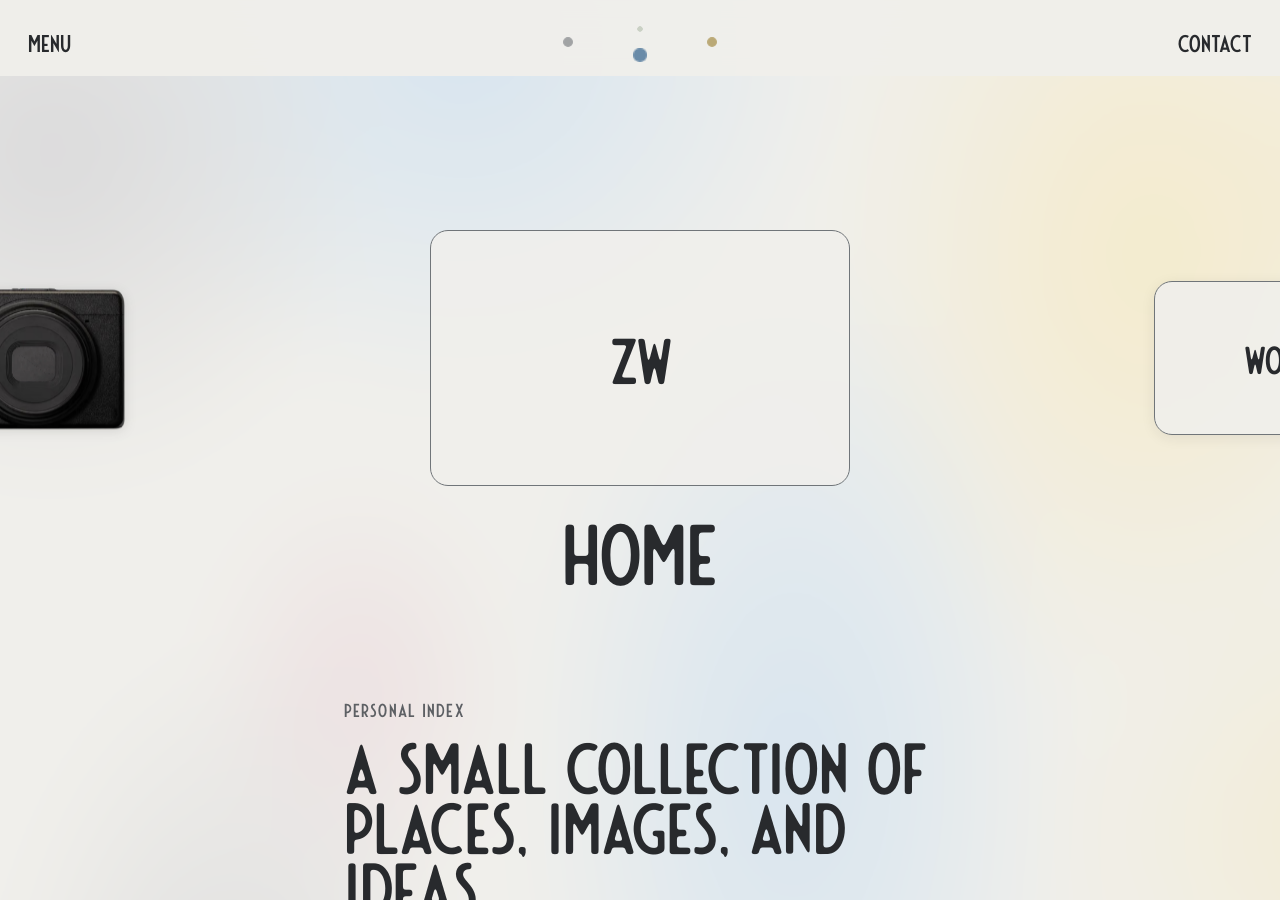
<file: index.html>
<!doctype html>
<html lang="en">
<head>
  <meta charset="utf-8">
  <meta name="viewport" content="width=device-width, initial-scale=1">
  <meta name="theme-color" content="#f0efeb">
  <meta name="description" content="wizark's Portfolio — photography, ideas, and work explored through a moving canvas.">
  <title>wizark's Portfolio</title>
  <link rel="stylesheet" href="./styles.css?v=143">
  <script src="./app.js?v=143" defer></script>
  <script src="./nav.js?v=143" defer></script>
</head>
<body>
<main id="camera-portfolio">

<noscript><div class="noscript-fallback">This site normally opens as an interactive camera canvas that needs JavaScript. <a href="./photography/index.html">Browse the Photography section →</a></div></noscript>

<div class="viewport">
 <header class="site-nav canvas-nav" aria-label="Site navigation"><button class="menu-toggle" type="button" aria-expanded="false" aria-controls="page-map">Menu</button><button class="nav-title canvas-dots" type="button" aria-label="Collapse page and show navigation"><i class="dot-photos"></i><i class="dot-home"></i><i class="dot-work"></i><i class="dot-notes"></i></button><button class="contact-toggle" type="button" aria-expanded="false" aria-controls="contact-panel">Contact</button></header>
 <div class="canvas-dock" aria-hidden="true"></div>
 <div class="canvas-wallpaper" aria-hidden="true"></div>
 <div class="canvas-watermark" aria-hidden="true"><div class="canvas-watermark-list"><span></span><i></i><span></span><i></i><span></span><i></i><span></span></div></div>
 <button class="camera" type="button" aria-label="Open Camera Canvas" disabled><picture><source type="image/avif" srcset="./assets/camera/camera-front-480.avif 480w, ./assets/camera/camera-front-960.avif 960w" sizes="(max-width:380px) 380px, 420px"><img class="body" src="./assets/camera/camera-front-960.jpeg" srcset="./assets/camera/camera-front-480.jpeg 480w, ./assets/camera/camera-front-960.jpeg 960w" sizes="(max-width:380px) 380px, 420px" width="2048" height="1250" alt="Black compact camera" fetchpriority="high" decoding="async"></picture><canvas class="cover" width="346" height="284" aria-hidden="true"></canvas></button>
 <button class="home-logo" type="button" aria-label="Home Canvas" aria-pressed="false" title="Home Canvas"><span class="home-mark" aria-hidden="true">ZW</span></button>
 <button class="work-logo" type="button" aria-label="Open Work Canvas" disabled>Work</button>
 <button class="notes-logo" type="button" aria-label="Open Notes Canvas" disabled>Notes</button>
 <button class="entry" type="button" aria-label="Open Photography Canvas" disabled>Photography</button>
 <button class="work-entry" type="button" aria-label="Open Work Canvas" disabled>Work</button>
 <button class="notes-entry" type="button" aria-label="Open Notes Canvas" disabled>Notes</button>
 <button class="home-entry" type="button" aria-label="Home" disabled>Home</button>
 <div class="track">
  <section class="page home" aria-label="Home Canvas">
  <header class="site-nav home-nav section-nav"><span>wizark's Portfolio</span><span class="nav-title">Home</span><span class="nav-side" aria-hidden="true"></span></header>
   <div class="home-content" aria-label="Home page preview">
    <p class="canvas-kicker">PERSONAL INDEX</p>
    <h1>A small collection of places, images, and ideas.</h1>
    <p class="home-intro">A temporary preview of the Home canvas and its scrolling behavior.</p>
    <div class="home-sections" aria-label="Sample Home sections">
     <section class="home-section"><span class="home-section-number">01</span><div><h2>About me</h2><p>A brief introduction and notes on the work, and how to get in touch.</p><span class="home-section-meta">Intro · Bio · Contact</span></div></section>
     <section class="home-section"><span class="home-section-number">02</span><div><h2>Selected notes</h2><p>Research fragments and ideas worth returning to over time.</p><span class="home-section-meta">Notes · Reading · Links</span></div></section>
     <section class="home-section"><span class="home-section-number">03</span><div><h2>Things happening</h2><p>A rotating space for current experiments and unfinished ideas.</p><span class="home-section-meta">Now · Fragments · Updates</span></div></section>
     <section class="home-section"><span class="home-section-number">04</span><div><h2>More</h2><p>Placeholder for whatever comes next — collaborations, links, and loose ends.</p><span class="home-section-meta">Links · Contact · Misc</span></div></section>
    </div>
   </div>
  </section>
  <section class="page photos" aria-label="Camera Canvas" inert>
   <header class="site-nav photos-nav section-nav"><button class="back" type="button">‹ Back</button><span class="page-brand nav-title">Photography</span><span class="nav-side" aria-hidden="true"></span></header>
   <div class="gallery"><p class="scroll-cue">Scroll to explore</p><div class="photo-stack" aria-label="Photography gallery"><a class="photo-card" href="./photography/photo-01.html"><picture><source type="image/avif" srcset="./assets/photography/M000099-800.avif 800w, ./assets/photography/M000099-1600.avif 1600w" sizes="(max-width:700px) 92vw, 600px"><img class="photo" src="./assets/photography/M000099-800.jpeg" srcset="./assets/photography/M000099-800.jpeg 800w, ./assets/photography/M000099-1600.jpeg 1600w" sizes="(max-width:700px) 92vw, 600px" width="6192" height="4128" alt="Thresholds — architectural study" fetchpriority="high" decoding="async"></picture><span class="photo-card-meta"><strong>Thresholds</strong><span>Architectural study</span></span></a><a class="photo-card" href="./photography/photo-03.html"><picture><source type="image/avif" srcset="./assets/photography/M000703-800.avif 800w, ./assets/photography/M000703-1600.avif 1600w" sizes="(max-width:700px) 92vw, 600px"><img class="photo" src="./assets/photography/M000703-800.jpeg" srcset="./assets/photography/M000703-800.jpeg 800w, ./assets/photography/M000703-1600.jpeg 1600w" sizes="(max-width:700px) 92vw, 600px" width="6192" height="4128" alt="Reflected City — architectural study" loading="lazy" decoding="async"></picture><span class="photo-card-meta"><strong>Reflected City</strong><span>Architectural study</span></span></a><a class="photo-card" href="./photography/photo-02.html"><picture><source type="image/avif" srcset="./assets/photography/M000575-800.avif 800w, ./assets/photography/M000575-1600.avif 1600w" sizes="(max-width:700px) 92vw, 600px"><img class="photo" src="./assets/photography/M000575-800.jpeg" srcset="./assets/photography/M000575-800.jpeg 800w, ./assets/photography/M000575-1600.jpeg 1600w" sizes="(max-width:700px) 92vw, 600px" width="6192" height="4128" alt="Staged Encounters — exhibition study" loading="lazy" decoding="async"></picture><span class="photo-card-meta"><strong>Staged Encounters</strong><span>Exhibition study</span></span></a><a class="photo-card" href="./photography/photo-04.html"><picture><source type="image/avif" srcset="./assets/photography/1000021222-800.avif 800w, ./assets/photography/1000021222-1536.avif 1536w" sizes="(max-width:700px) 92vw, 600px"><img class="photo" src="./assets/photography/1000021222-800.jpeg" srcset="./assets/photography/1000021222-800.jpeg 800w, ./assets/photography/1000021222-1536.jpeg 1536w" sizes="(max-width:700px) 92vw, 600px" width="1536" height="1024" alt="Spotlight — performance study" loading="lazy" decoding="async"></picture><span class="photo-card-meta"><strong>Spotlight</strong><span>Performance study</span></span></a></div><a class="photography-cta" href="./photography/index.html">Enter the Photography site <span aria-hidden="true">→</span></a></div>
  </section>
  <section class="page work" aria-label="Work Canvas" inert>
   <header class="site-nav work-nav section-nav"><button class="work-back" type="button">‹ Home</button><span class="nav-title">Work</span><span class="nav-side" aria-hidden="true"></span></header>
   <div class="work-content"><p>A space for projects, ideas, and things in progress.</p><div class="project-placeholder">Projects coming soon</div><div class="work-grid" aria-label="Sample work projects"><article class="work-card"><span>PROJECT 01</span><h2>Field Notes</h2><p>A placeholder project description with room for context, images, and process.</p><a href="#work">View project →</a></article><article class="work-card"><span>PROJECT 02</span><h2>Soft Structures</h2><p>An example of how a longer case study could sit inside the Work canvas.</p><a href="#work">View project →</a></article><article class="work-card"><span>PROJECT 03</span><h2>Afterimage</h2><p>More temporary content to make the page long enough to test scrolling and navigation.</p><a href="#work">View project →</a></article><article class="work-card"><span>PROJECT 04</span><h2>Open Questions</h2><p>A final placeholder entry for future experiments, collaborations, and unfinished ideas.</p><a href="#work">View project →</a></article></div></div>
  </section>
  <section class="page notes" aria-label="Notes Canvas" inert>
   <header class="site-nav notes-nav section-nav"><button class="notes-back" type="button">‹ Home</button><span class="nav-title">Notes</span><span class="nav-side" aria-hidden="true"></span></header>
   <div class="notes-content"><p>A demonstration canvas in the loop — same open, scroll, and return interaction as every other canvas.</p><div class="project-placeholder">Notes coming soon</div></div>
  </section>
 </div>
 <span class="status" role="status" aria-live="polite">Loading camera</span>
</div>

</main>
</body>
</html>
</file>
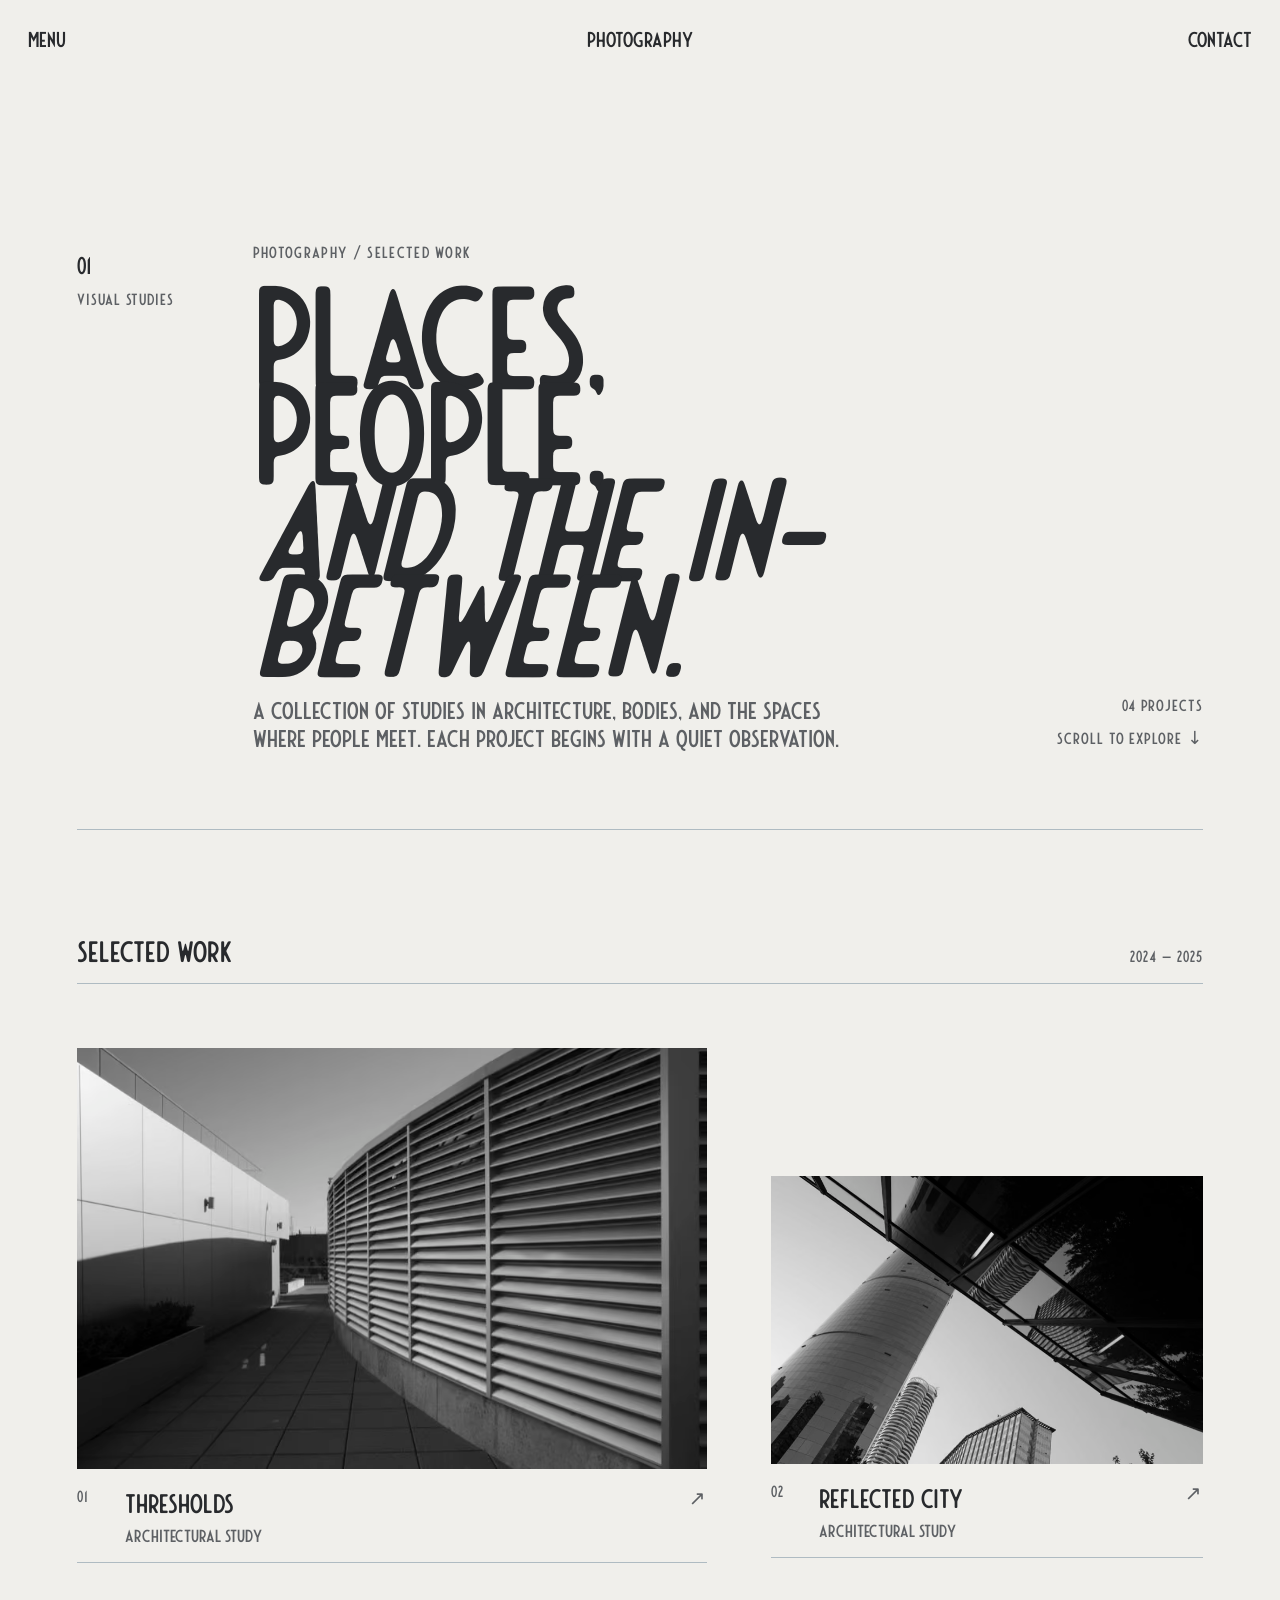
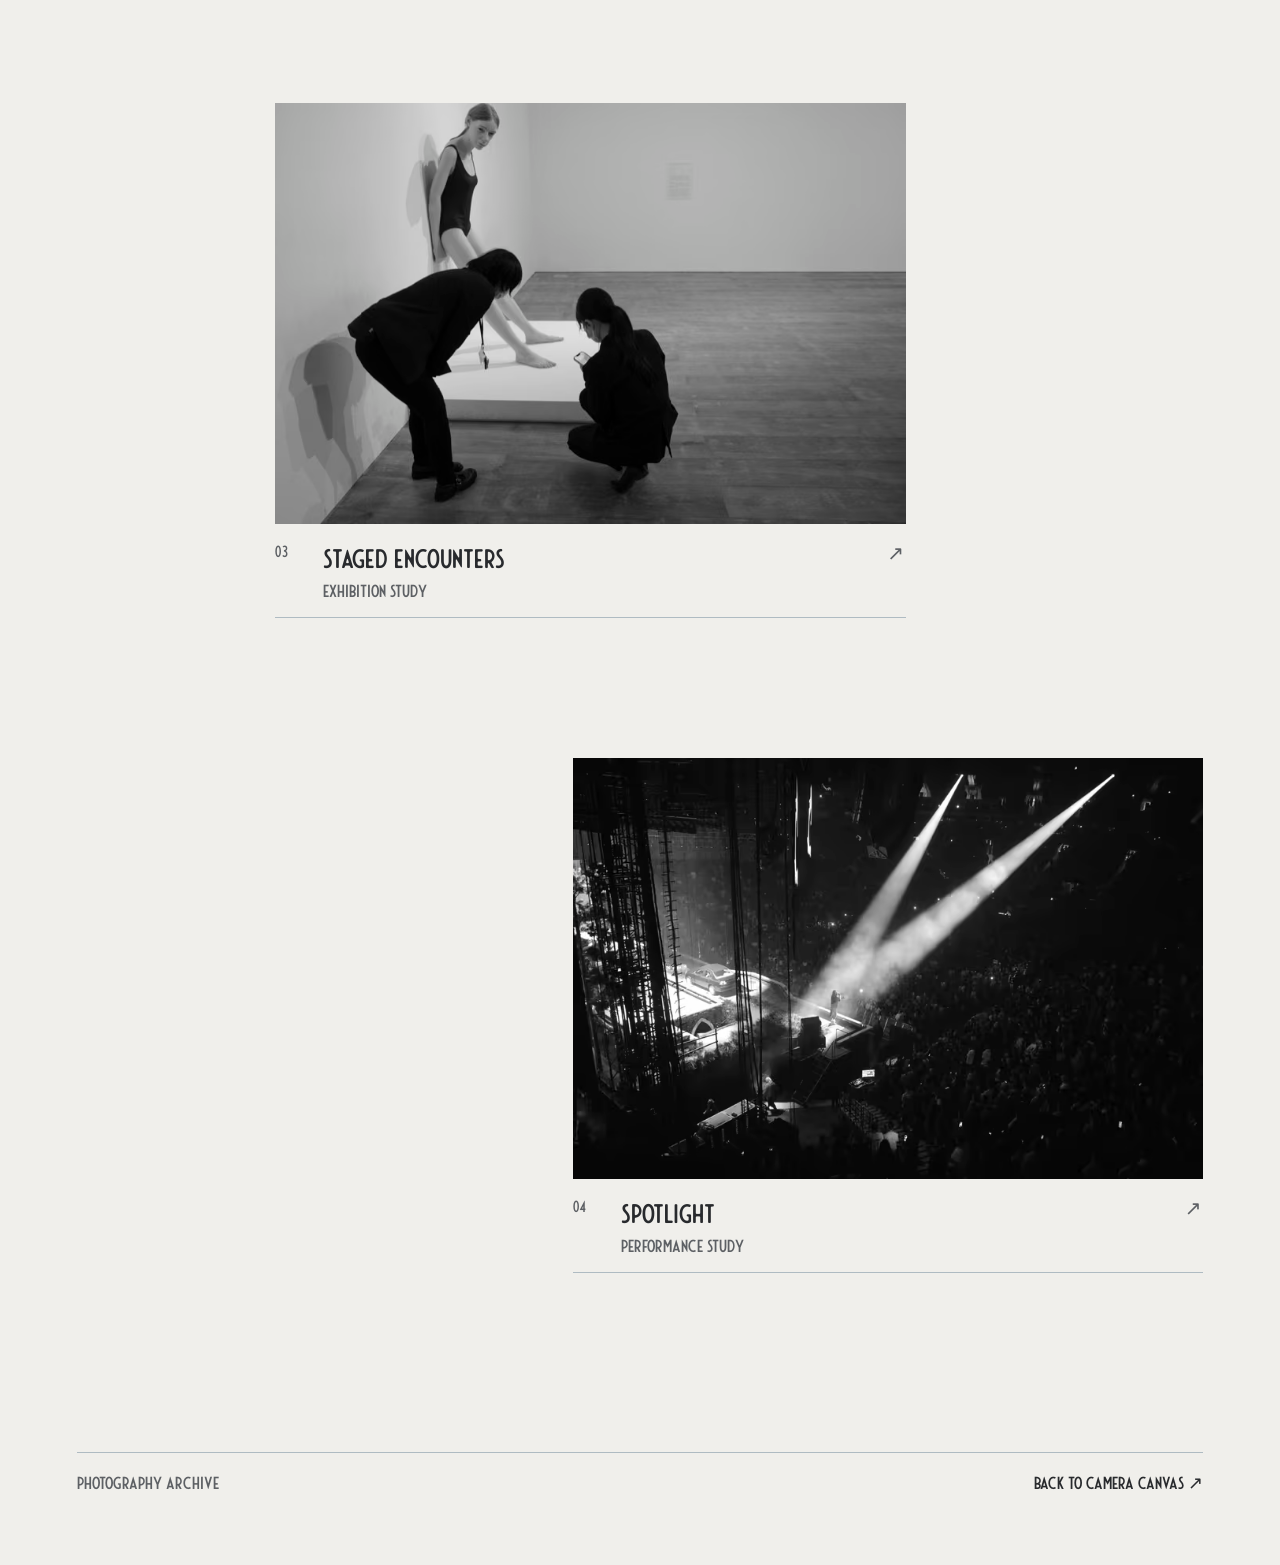
<file: photography/index.html>
<!doctype html>
<html lang="en">
<head>
  <meta charset="utf-8">
  <meta name="viewport" content="width=device-width, initial-scale=1">
  <meta name="theme-color" content="#f0efeb">
  <meta name="description" content="Photography projects and studies from wizark's Portfolio.">
  <title>Photography — wizark's Portfolio</title>
  <link rel="stylesheet" href="../styles.css?v=143">
  <script src="../nav.js?v=143" defer></script>
</head>
<body class="photo-page">
<main class="photo-page">
 <div class="photo-shell">
  <header class="photo-site-header site-nav" aria-label="Site navigation">
   <button class="menu-toggle" type="button" aria-expanded="false" aria-controls="page-map">Menu</button>
   <span class="nav-title">Photography</span>
   <button class="contact-toggle" type="button" aria-expanded="false" aria-controls="contact-panel">Contact</button>
  </header>

  <section class="photo-hero" aria-labelledby="photography-title">
   <div class="photo-hero-index" aria-hidden="true"><span>01</span><span>Visual studies</span></div>
   <div class="photo-hero-copy">
    <p class="photo-eyebrow">Photography / Selected work</p>
    <h1 id="photography-title">Places, people,<br><em>and the in-between.</em></h1>
    <p class="photo-lede">A collection of studies in architecture, bodies, and the spaces where people meet. Each project begins with a quiet observation.</p>
   </div>
   <div class="photo-hero-note"><span>04 projects</span><span>Scroll to explore <b>↓</b></span></div>
  </section>

  <section class="photo-index" aria-labelledby="selected-work-title">
   <div class="photo-index-heading"><h2 id="selected-work-title">Selected work</h2><span>2024 — 2025</span></div>
   <div class="photo-grid">
    <a class="photo-card photo-card-large" href="./photo-01.html">
     <span class="photo-frame"><picture><source type="image/avif" srcset="../assets/photography/M000099-800.avif 800w, ../assets/photography/M000099-1600.avif 1600w" sizes="(max-width:760px) 92vw, 640px"><img class="photo" src="../assets/photography/M000099-800.jpeg" srcset="../assets/photography/M000099-800.jpeg 800w, ../assets/photography/M000099-1600.jpeg 1600w" sizes="(max-width:760px) 92vw, 640px" width="6192" height="4128" alt="Thresholds — architectural study" fetchpriority="high" decoding="async"></picture></span>
     <span class="photo-card-meta"><span class="photo-card-number">01</span><span class="photo-card-title"><strong>Thresholds</strong><small>Architectural study</small></span><span class="photo-card-arrow">↗</span></span>
    </a>
    <a class="photo-card photo-card-offset" href="./photo-03.html">
     <span class="photo-frame"><picture><source type="image/avif" srcset="../assets/photography/M000703-800.avif 800w, ../assets/photography/M000703-1600.avif 1600w" sizes="(max-width:760px) 92vw, 640px"><img class="photo" src="../assets/photography/M000703-800.jpeg" srcset="../assets/photography/M000703-800.jpeg 800w, ../assets/photography/M000703-1600.jpeg 1600w" sizes="(max-width:760px) 92vw, 640px" width="6192" height="4128" alt="Reflected City — architectural study" loading="lazy" decoding="async"></picture></span>
     <span class="photo-card-meta"><span class="photo-card-number">02</span><span class="photo-card-title"><strong>Reflected City</strong><small>Architectural study</small></span><span class="photo-card-arrow">↗</span></span>
    </a>
    <a class="photo-card photo-card-bottom" href="./photo-02.html">
     <span class="photo-frame"><picture><source type="image/avif" srcset="../assets/photography/M000575-800.avif 800w, ../assets/photography/M000575-1600.avif 1600w" sizes="(max-width:760px) 92vw, 460px"><img class="photo" src="../assets/photography/M000575-800.jpeg" srcset="../assets/photography/M000575-800.jpeg 800w, ../assets/photography/M000575-1600.jpeg 1600w" sizes="(max-width:760px) 92vw, 460px" width="6192" height="4128" alt="Staged Encounters — exhibition study" loading="lazy" decoding="async"></picture></span>
     <span class="photo-card-meta"><span class="photo-card-number">03</span><span class="photo-card-title"><strong>Staged Encounters</strong><small>Exhibition study</small></span><span class="photo-card-arrow">↗</span></span>
    </a>
    <a class="photo-card photo-card-end" href="./photo-04.html">
     <span class="photo-frame"><picture><source type="image/avif" srcset="../assets/photography/1000021222-800.avif 800w, ../assets/photography/1000021222-1536.avif 1536w" sizes="(max-width:760px) 92vw, 640px"><img class="photo" src="../assets/photography/1000021222-800.jpeg" srcset="../assets/photography/1000021222-800.jpeg 800w, ../assets/photography/1000021222-1536.jpeg 1536w" sizes="(max-width:760px) 92vw, 640px" width="1536" height="1024" alt="Performer and car lit by crossing spotlights in a dark arena" loading="lazy" decoding="async"></picture></span>
     <span class="photo-card-meta"><span class="photo-card-number">04</span><span class="photo-card-title"><strong>Spotlight</strong><small>Performance study</small></span><span class="photo-card-arrow">↗</span></span>
    </a>   </div>
  </section>

  <footer class="photo-footer"><span>Photography archive</span><a href="../index.html#photography">Back to camera canvas <b>↗</b></a></footer>
 </div>
</main>
</body>
</html>
</file>
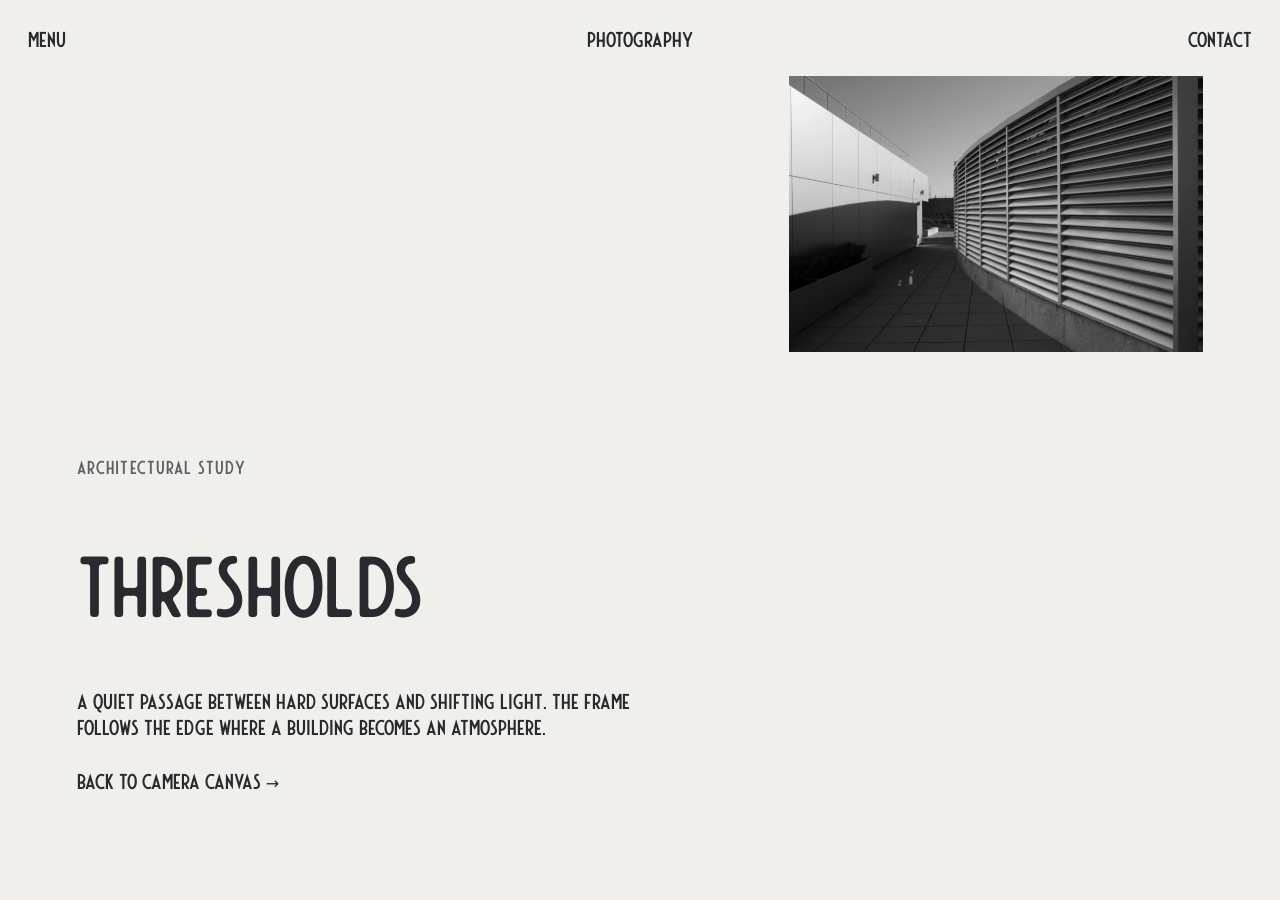
<file: photography/photo-01.html>
<!doctype html>
<html lang="en">
<head>
  <meta charset="utf-8">
  <meta name="viewport" content="width=device-width, initial-scale=1">
  <meta name="theme-color" content="#f0efeb">
  <meta name="description" content="Thresholds — an architectural photography study from wizark's Portfolio.">
  <title>Thresholds — wizark's Portfolio</title>
  <link rel="stylesheet" href="../styles.css?v=143">
  <script src="../nav.js?v=143" defer></script>
</head>
<body class="photo-page">
<main class="photo-page"><div class="photo-shell">
 <header class="photo-site-header site-nav" aria-label="Site navigation"><button class="menu-toggle" type="button" aria-expanded="false" aria-controls="page-map">Menu</button><span class="nav-title">Photography</span><button class="contact-toggle" type="button" aria-expanded="false" aria-controls="contact-panel">Contact</button></header>
 <article class="photo-detail"><picture><source type="image/avif" srcset="../assets/photography/M000099-800.avif 800w, ../assets/photography/M000099-1600.avif 1600w" sizes="(max-width:1000px) 92vw, 750px"><img class="photo-detail-image" src="../assets/photography/M000099-1600.jpeg" srcset="../assets/photography/M000099-800.jpeg 800w, ../assets/photography/M000099-1600.jpeg 1600w" sizes="(max-width:1000px) 92vw, 750px" width="6192" height="4128" alt="Architectural passage framed by a curved louvered facade" fetchpriority="high" decoding="async"></picture>
  <div class="photo-detail-copy"><p class="project-type">Architectural study</p><h1>Thresholds</h1><p>A quiet passage between hard surfaces and shifting light. The frame follows the edge where a building becomes an atmosphere.</p><a class="photo-site-link" href="../index.html#photography">Back to camera canvas →</a></div>
 </article>
</div></main>
</body>
</html>
</file>
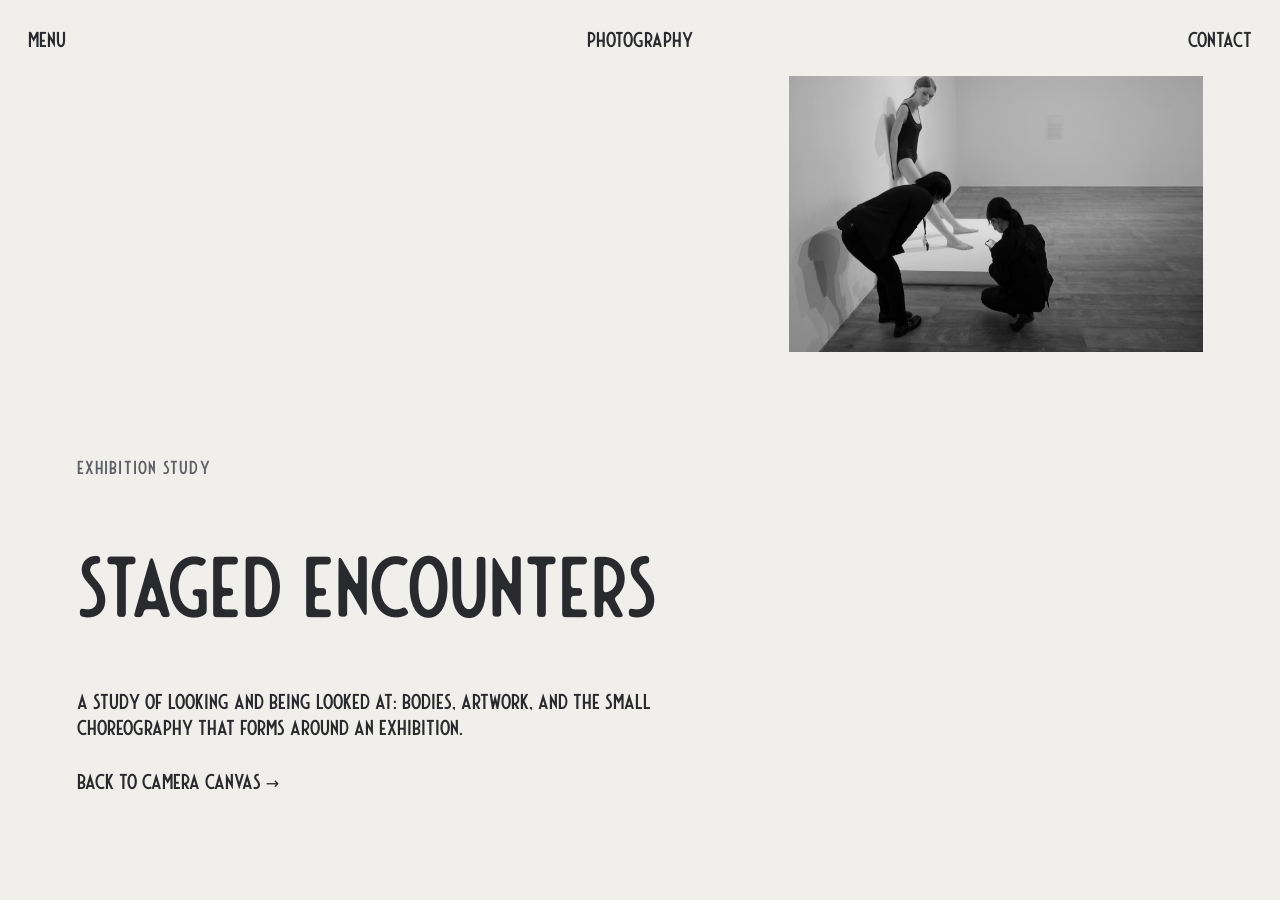
<file: photography/photo-02.html>
<!doctype html>
<html lang="en">
<head>
  <meta charset="utf-8">
  <meta name="viewport" content="width=device-width, initial-scale=1">
  <meta name="theme-color" content="#f0efeb">
  <meta name="description" content="Staged Encounters — an exhibition photography study from wizark's Portfolio.">
  <title>Staged Encounters — wizark's Portfolio</title>
  <link rel="stylesheet" href="../styles.css?v=143">
  <script src="../nav.js?v=143" defer></script>
</head>
<body class="photo-page">
<main class="photo-page"><div class="photo-shell">
 <header class="photo-site-header site-nav" aria-label="Site navigation"><button class="menu-toggle" type="button" aria-expanded="false" aria-controls="page-map">Menu</button><span class="nav-title">Photography</span><button class="contact-toggle" type="button" aria-expanded="false" aria-controls="contact-panel">Contact</button></header>
 <article class="photo-detail"><picture><source type="image/avif" srcset="../assets/photography/M000575-800.avif 800w, ../assets/photography/M000575-1600.avif 1600w" sizes="(max-width:1000px) 92vw, 750px"><img class="photo-detail-image" src="../assets/photography/M000575-1600.jpeg" srcset="../assets/photography/M000575-800.jpeg 800w, ../assets/photography/M000575-1600.jpeg 1600w" sizes="(max-width:1000px) 92vw, 750px" width="6192" height="4128" alt="Visitors and a figure in an exhibition space" fetchpriority="high" decoding="async"></picture>
  <div class="photo-detail-copy"><p class="project-type">Exhibition study</p><h1>Staged Encounters</h1><p>A study of looking and being looked at: bodies, artwork, and the small choreography that forms around an exhibition.</p><a class="photo-site-link" href="../index.html#photography">Back to camera canvas →</a></div>
 </article>
</div></main>
</body>
</html>
</file>
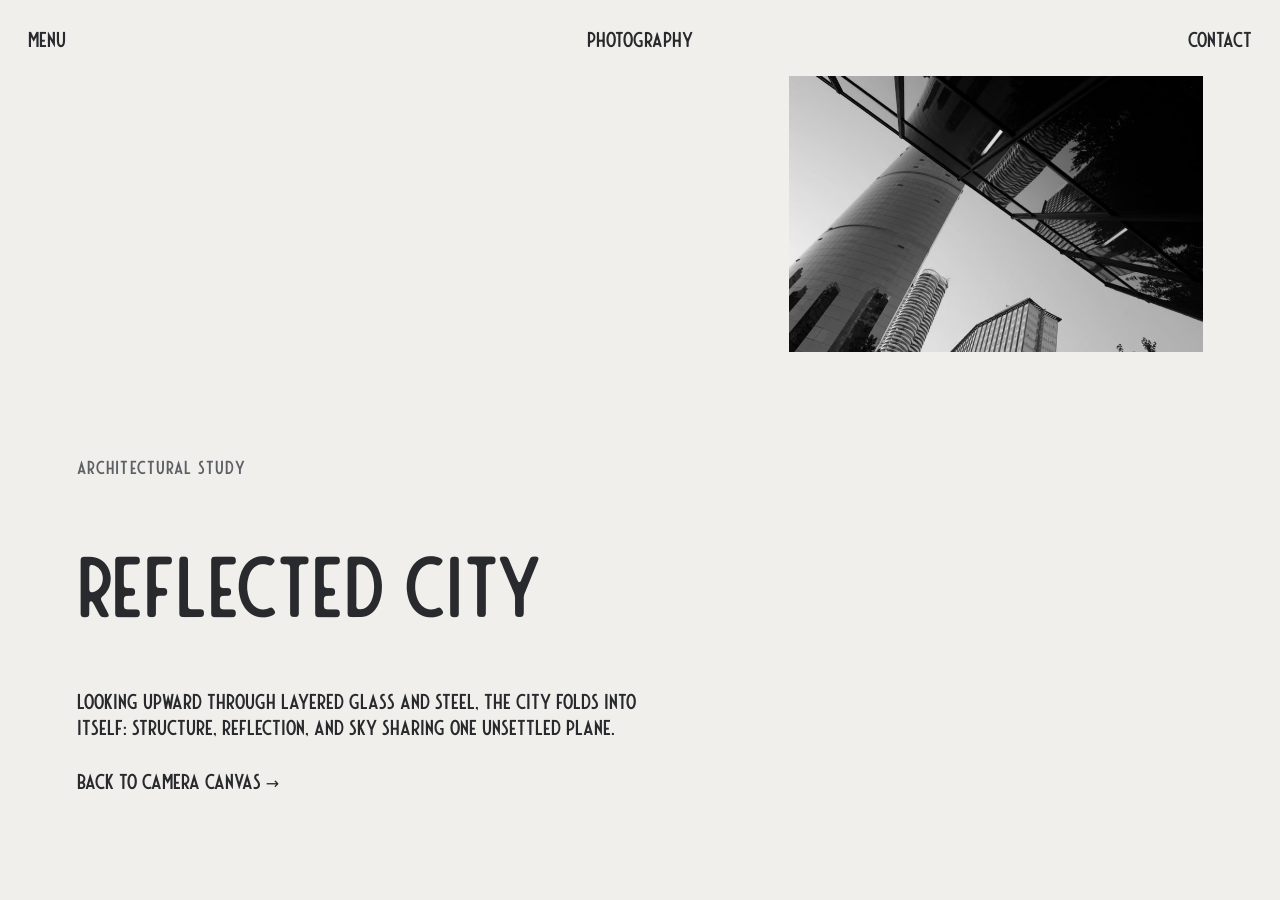
<file: photography/photo-03.html>
<!doctype html>
<html lang="en">
<head>
  <meta charset="utf-8">
  <meta name="viewport" content="width=device-width, initial-scale=1">
  <meta name="theme-color" content="#f0efeb">
  <meta name="description" content="Reflected City — an architectural photography study from wizark's Portfolio.">
  <title>Reflected City — wizark's Portfolio</title>
  <link rel="stylesheet" href="../styles.css?v=143">
  <script src="../nav.js?v=143" defer></script>
</head>
<body class="photo-page">
<main class="photo-page"><div class="photo-shell">
 <header class="photo-site-header site-nav" aria-label="Site navigation"><button class="menu-toggle" type="button" aria-expanded="false" aria-controls="page-map">Menu</button><span class="nav-title">Photography</span><button class="contact-toggle" type="button" aria-expanded="false" aria-controls="contact-panel">Contact</button></header>
 <article class="photo-detail"><picture><source type="image/avif" srcset="../assets/photography/M000703-800.avif 800w, ../assets/photography/M000703-1600.avif 1600w" sizes="(max-width:1000px) 92vw, 750px"><img class="photo-detail-image" src="../assets/photography/M000703-1600.jpeg" srcset="../assets/photography/M000703-800.jpeg 800w, ../assets/photography/M000703-1600.jpeg 1600w" sizes="(max-width:1000px) 92vw, 750px" width="6192" height="4128" alt="Reflections of high-rise buildings through a glass canopy" fetchpriority="high" decoding="async"></picture>
  <div class="photo-detail-copy"><p class="project-type">Architectural study</p><h1>Reflected City</h1><p>Looking upward through layered glass and steel, the city folds into itself: structure, reflection, and sky sharing one unsettled plane.</p><a class="photo-site-link" href="../index.html#photography">Back to camera canvas →</a></div>
 </article>
</div></main>
</body>
</html>
</file>
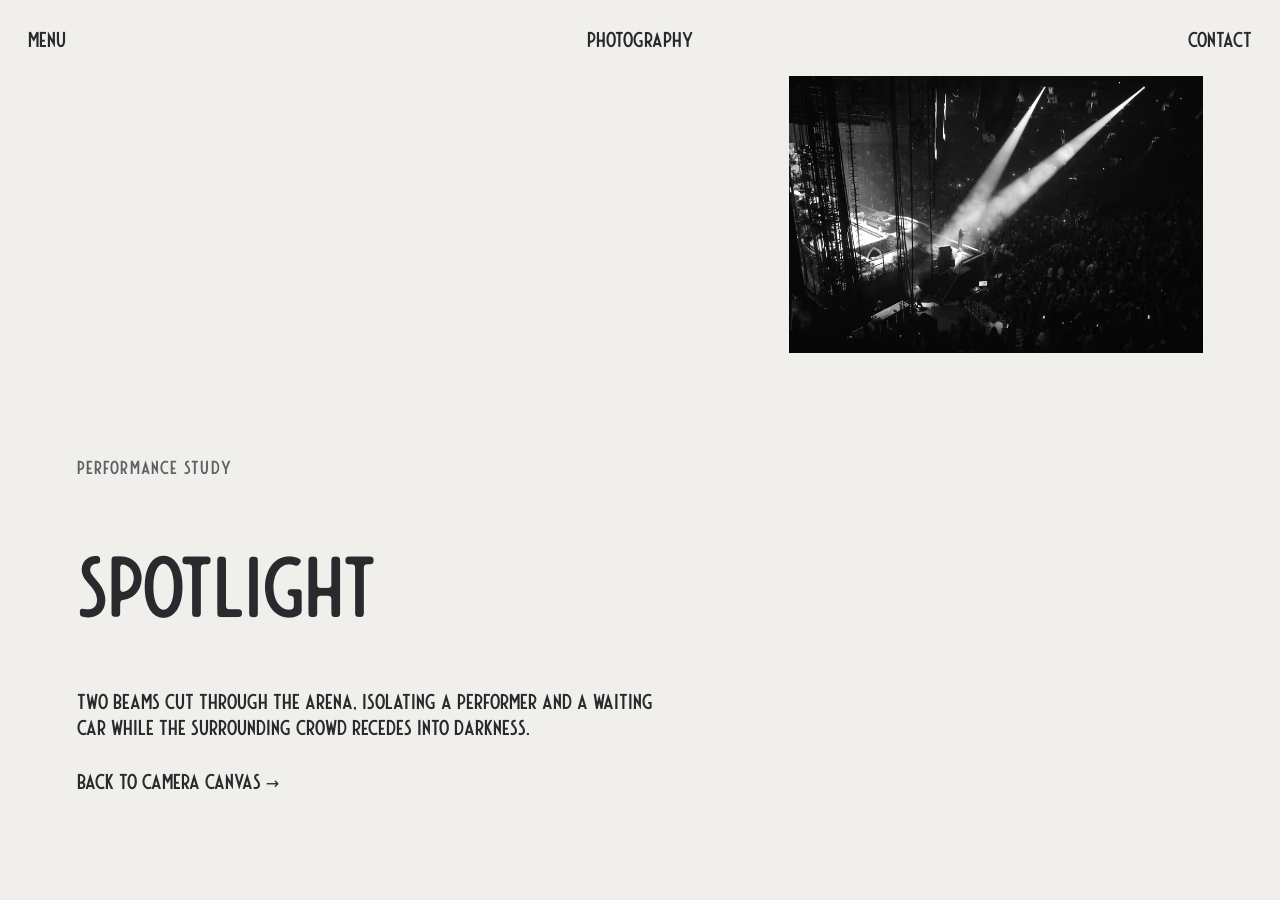
<file: photography/photo-04.html>
<!doctype html>
<html lang="en">
<head>
  <meta charset="utf-8">
  <meta name="viewport" content="width=device-width, initial-scale=1">
  <meta name="theme-color" content="#f0efeb">
  <meta name="description" content="Spotlight — a performance photography study from wizark's Portfolio.">
  <title>Spotlight — wizark's Portfolio</title>
  <link rel="stylesheet" href="../styles.css?v=143">
  <script src="../nav.js?v=143" defer></script>
</head>
<body class="photo-page">
<main class="photo-page"><div class="photo-shell">
 <header class="photo-site-header site-nav" aria-label="Site navigation"><button class="menu-toggle" type="button" aria-expanded="false" aria-controls="page-map">Menu</button><span class="nav-title">Photography</span><button class="contact-toggle" type="button" aria-expanded="false" aria-controls="contact-panel">Contact</button></header>
 <article class="photo-detail"><picture><source type="image/avif" srcset="../assets/photography/1000021222-800.avif 800w, ../assets/photography/1000021222-1536.avif 1536w" sizes="(max-width:1000px) 92vw, 750px"><img class="photo-detail-image" src="../assets/photography/1000021222-1536.jpeg" srcset="../assets/photography/1000021222-800.jpeg 800w, ../assets/photography/1000021222-1536.jpeg 1536w" sizes="(max-width:1000px) 92vw, 750px" width="1536" height="1024" alt="Performer and car lit by crossing spotlights in a dark arena" fetchpriority="high" decoding="async"></picture>
  <div class="photo-detail-copy"><p class="project-type">Performance study</p><h1>Spotlight</h1><p>Two beams cut through the arena, isolating a performer and a waiting car while the surrounding crowd recedes into darkness.</p><a class="photo-site-link" href="../index.html#photography">Back to camera canvas →</a></div>
 </article>
</div></main>
</body>
</html>
</file>
<file: styles.css>
/* =========================================================================
   Web fonts (self-hosted, see AGENTS.md → Typography). Montebello family.
   url() is resolved relative to this file, so the same path works for the
   root pages and the pages inside photography/. font-display:swap shows a
   fallback immediately and swaps when the woff arrives (no blocking).
   ========================================================================= */
/* Montebello draws small inside its em box, so size-adjust scales its glyphs up
   to match the sizes we declare (tune this % if it still looks small/large). */
@font-face {
 font-family:'Montebello Sans';
 src:url('./assets/fonts/Montebello-Sans.woff') format('woff');
 font-weight:400;
 font-style:normal;
 font-display:swap;
 size-adjust:135%;
}
/* Display face used for the Home placeholder section headings. */
@font-face {font-family:'Montebello Rounded';src:url('./assets/fonts/Montebello-Rounded.woff') format('woff');font-display:swap;size-adjust:135%;}

/* =========================================================================
   Palette. One source of truth for every colour used across both the camera
   canvas and the photography site. The *-rgb pairs exist so the same colour
   can be used at partial opacity via rgba(var(--x-rgb), .45).
   ========================================================================= */
:root {
 /* Montebello Sans carries readable copy; Rounded gives the soft display
    language used by canvas labels, headings, and photography titles. */
 --font-sans:'Montebello Sans',ui-sans-serif,system-ui,-apple-system,'Segoe UI',Roboto,Helvetica,Arial,sans-serif;
 --font-rounded:'Montebello Rounded',var(--font-sans);
 --font-serif:var(--font-rounded);
 /* Cloud Dancer / Powdered Pastels inspired web palette. The pale swatches
    approximate the supplied Pantone artwork; darker UI tones preserve contrast. */
 --paper:#f0efeb;   --paper-rgb:240,239,235;   /* Cloud Dancer — page background */
 --ink:#282a2d;     --ink-rgb:40,42,45;        /* neutral charcoal, 12.5:1 on paper */
 --muted:#5d6064;                              /* secondary text, 5.5:1 on paper */
 --line:#a9aaad;                               /* softened Nimbus-derived dividers */
 --accent:#607b91;  --accent-rgb:96,123,145;   /* deepened Ice Melt for focus, 3.8:1 */
 --logo-line:#707579;                          /* logo outlines + scroll cue */
 --dock-rgb:213,213,215;                       /* Nimbus Cloud */
 --powder-lemon:#f5ebc8; --powder-gray:#d5d5d7; --powder-rose:#ebd8dc;
 --powder-blue:#d4e4f1; --powder-peach:#f0d8cc; --powder-green:#cad3c0; --powder-violet:#dcd2db;
 /* Tonal partners keep each gradient in one dominant canvas colour. */
 --tone-photos:#b9bbbf; --tone-home:#abc6da; --tone-work:#e4d28e; --tone-notes:#aabd9e;
 --dot-photos:#777a7f; --dot-home:#698ba8; --dot-work:#9e8438; --dot-notes:#728969; /* gray, blue, yellow, green */
}

/* ===== Base / reset ===================================================== */
:root {color-scheme:light;font-family:var(--font-sans);color:var(--ink);background:var(--paper);}
html,body {margin:0;width:100%;height:100%;}
body {overflow:hidden;}
button,a {-webkit-tap-highlight-color:transparent;}
button:focus-visible,a:focus-visible {outline:2px solid var(--accent);outline-offset:6px;}
button:disabled {cursor:wait;}

/* ===== Camera canvas — base geometry ===================================
   The camera front page is built in layers: this block sets the initial
   desktop geometry, then the blocks below progressively refine it for the
   mobile "camera frame", the sliding track, and the full-viewport layout.
   Most of these positions are also driven at runtime by app.js (inline
   styles), so these values mainly control the first paint before JS runs. */
#camera-portfolio {font-family:var(--font-sans);color:var(--ink);width:100%;}
#camera-portfolio * {box-sizing:border-box;}
#camera-portfolio .viewport {position:relative;overflow:hidden;max-width:460px;height:650px;margin:auto;background:var(--paper);touch-action:pan-y;}
#camera-portfolio .canvas-wallpaper {
 position:absolute;
 top:-20vh;
 left:0;
 z-index:0;
 width:600vw;
 height:230vh;
 pointer-events:none;
 will-change:transform;
 background-color:var(--paper);
 /* One two-dimensional surface. Edge-crossing clusters have matching copies
    one circumference away, so all layers meet at the horizontal seam. */
 background-image:
 /* Photography: gray clusters crossing the ring boundary. */
 radial-gradient(ellipse 17% 22% at 2% 16%,color-mix(in srgb,var(--powder-gray) 82%,transparent) 0%,transparent 74%),
 radial-gradient(ellipse 17% 22% at 102% 16%,color-mix(in srgb,var(--powder-gray) 82%,transparent) 0%,transparent 74%),
 radial-gradient(ellipse 13% 31% at 9% 62%,color-mix(in srgb,var(--powder-gray) 72%,transparent) 0%,transparent 72%),
 radial-gradient(ellipse 13% 31% at 109% 62%,color-mix(in srgb,var(--powder-gray) 72%,transparent) 0%,transparent 72%),
 radial-gradient(ellipse 19% 20% at 97% 87%,color-mix(in srgb,var(--powder-gray) 78%,transparent) 0%,transparent 73%),
 radial-gradient(ellipse 19% 20% at -3% 87%,color-mix(in srgb,var(--powder-gray) 78%,transparent) 0%,transparent 73%),
 /* Home: blue clusters at different heights. */
 radial-gradient(ellipse 21% 24% at 18% 11%,color-mix(in srgb,var(--powder-blue) 94%,transparent) 0%,transparent 72%),
 radial-gradient(ellipse 15% 36% at 31% 46%,color-mix(in srgb,var(--powder-blue) 92%,transparent) 0%,transparent 71%),
 radial-gradient(ellipse 23% 19% at 22% 85%,color-mix(in srgb,var(--powder-blue) 86%,transparent) 0%,transparent 75%),
 /* Work: yellow clusters arranged diagonally. */
 radial-gradient(ellipse 18% 31% at 45% 21%,color-mix(in srgb,var(--powder-lemon) 94%,transparent) 0%,transparent 72%),
 radial-gradient(ellipse 24% 20% at 58% 49%,color-mix(in srgb,var(--powder-lemon) 90%,transparent) 0%,transparent 74%),
 radial-gradient(ellipse 14% 33% at 51% 88%,color-mix(in srgb,var(--powder-lemon) 92%,transparent) 0%,transparent 70%),
 /* Notes: green clusters. */
 radial-gradient(ellipse 22% 21% at 68% 14%,color-mix(in srgb,var(--powder-green) 94%,transparent) 0%,transparent 73%),
 radial-gradient(ellipse 14% 36% at 79% 48%,color-mix(in srgb,var(--powder-green) 88%,transparent) 0%,transparent 71%),
 radial-gradient(ellipse 24% 19% at 73% 83%,color-mix(in srgb,var(--powder-green) 92%,transparent) 0%,transparent 75%),
 /* Smaller colors blend across the informal regions. */
 radial-gradient(ellipse 9% 15% at 14% 42%,color-mix(in srgb,var(--powder-rose) 62%,transparent) 0%,transparent 69%),
 radial-gradient(ellipse 11% 17% at 37% 72%,color-mix(in srgb,var(--powder-violet) 58%,transparent) 0%,transparent 70%),
 radial-gradient(ellipse 10% 16% at 41% 64%,color-mix(in srgb,var(--powder-peach) 58%,transparent) 0%,transparent 69%),
 radial-gradient(ellipse 12% 12% at 55% 17%,color-mix(in srgb,var(--powder-lemon) 56%,transparent) 0%,transparent 68%),
 radial-gradient(ellipse 10% 19% at 61% 72%,color-mix(in srgb,var(--powder-violet) 58%,transparent) 0%,transparent 70%),
 radial-gradient(ellipse 12% 18% at 88% 31%,color-mix(in srgb,var(--powder-blue) 60%,transparent) 0%,transparent 70%),
 radial-gradient(ellipse 13% 14% at 91% 59%,color-mix(in srgb,var(--powder-peach) 56%,transparent) 0%,transparent 70%),
 radial-gradient(ellipse 13% 14% at -9% 59%,color-mix(in srgb,var(--powder-peach) 56%,transparent) 0%,transparent 70%);
 background-repeat:repeat-x;
 background-size:200vw 100%;
 filter:blur(34px) saturate(94%);
}
#camera-portfolio .track {position:absolute;top:0;bottom:0;left:0;right:auto;display:flex;width:200%;will-change:transform;}
#camera-portfolio .page {position:relative;width:50%;height:100%;flex:none;background:transparent;overflow:hidden;will-change:transform,opacity;contain:layout paint;}
#camera-portfolio header {position:absolute;top:30px;left:28px;right:28px;display:flex;justify-content:space-between;align-items:center;z-index:3;}
#camera-portfolio button {font:inherit;color:inherit;cursor:pointer;}
#camera-portfolio .camera {position:absolute;width:680px;height:415.039px;left:-420px;top:164px;padding:0;border:0;background:transparent;transform:translateX(0);}
#camera-portfolio .body {display:block;width:100%;height:100%;}
#camera-portfolio .cover {position:absolute;left:54.736328125%;top:42.56%;width:16.89453125%;height:22.72%;}
#camera-portfolio .entry {position:absolute;right:28px;top:215px;padding:0;border:0;background:transparent;font-size:var(--entry-size,22px);white-space:nowrap;z-index:21;}
#camera-portfolio .back {border:0;background:transparent;min-height:44px;padding:0 8px 0 0;}
#camera-portfolio .gallery {position:absolute;top:100px;left:28px;right:28px;}
#camera-portfolio h1 {font-weight:400;font-size:34px;margin:0 0 18px;}
#camera-portfolio .status {position:absolute;width:1px;height:1px;overflow:hidden;clip-path:inset(50%);}
/* <picture> is a layout-neutral wrapper: display:contents lets the inner <img>
   keep the exact box the old bare <img> had, so no positioning math changes. */
#camera-portfolio picture,.photo-page picture {display:contents;}
/* Fallback shown only when JavaScript is disabled (the canvas needs JS). */
.noscript-fallback {position:fixed;top:0;left:0;right:0;z-index:100;padding:16px 28px;background:var(--paper);border-bottom:1px solid var(--line);font:16px var(--font-sans);text-align:center;}
.noscript-fallback a {color:var(--ink);}
@media(max-width:380px){#camera-portfolio .camera{width:600px;height:366.211px;left:-377px;top:185px;}#camera-portfolio .entry{top:170px;font-size:21px;}}

/* ----- Refinement: camera/photography as the active canvas -------------- */
#camera-portfolio .camera {left:-252px;top:230px;width:420px;height:256.348px;z-index:12;transform-origin:top left;will-change:transform;touch-action:pan-y;}
#camera-portfolio .entry {top:252px;font-size:22px;}
#camera-portfolio .photos {overflow-y:hidden;overscroll-behavior-y:auto;}
#camera-portfolio .home,
#camera-portfolio .photos,
#camera-portfolio .work,
#camera-portfolio .notes {scrollbar-width:none;-ms-overflow-style:none;}
#camera-portfolio .home::-webkit-scrollbar,
#camera-portfolio .photos::-webkit-scrollbar,
#camera-portfolio .work::-webkit-scrollbar,
#camera-portfolio .notes::-webkit-scrollbar {display:none;}
#camera-portfolio .photos header {position:sticky;top:0;left:0;right:0;height:76px;padding:16px 28px;margin-bottom:-76px;background:rgba(var(--paper-rgb),.93);backdrop-filter:blur(16px);z-index:8;}
#camera-portfolio .page-brand {position:absolute;left:100px;right:110px;text-align:center;font-size:16px;opacity:0;}
#camera-portfolio .gallery {position:relative;top:auto;left:auto;right:auto;padding:270px 28px 50px;}
#camera-portfolio .scroll-cue {font:14px var(--font-sans);margin:0 0 24px;color:var(--muted);}
@media(max-width:380px){#camera-portfolio .camera{left:-228px;top:220px;width:380px;height:231.934px;}#camera-portfolio .entry{top:248px;font-size:21px;}#camera-portfolio .gallery{padding-left:22px;padding-right:22px;}}

/* ----- Refinement: two-panel sliding track fallback over the shared wallpaper. ----- */
#camera-portfolio .track {transform:translateX(-50%);background:transparent;}
#camera-portfolio .photos {order:0;}
#camera-portfolio .home {order:1;}

/* ----- Refinement: absolutely-positioned canvases addressed by --view-width
   / --travel (set by app.js). Each canvas is one viewport wide. ---------- */
#camera-portfolio .track {display:block;width:200%;transform:none;}
#camera-portfolio .page {position:absolute;top:0;width:var(--view-width,460px);height:100%;}
/* Section left/top are set by app.js from each canvas's anchor, so only
   stacking + scroll behaviour live here. */
#camera-portfolio .home {z-index:2;}
#camera-portfolio .photos {z-index:1;}
#camera-portfolio .camera {z-index:30;}
#camera-portfolio .home {overflow-y:hidden;overscroll-behavior-y:auto;}
/* ===== Home & Work logos + their canvas content ======================== */
#camera-portfolio .home-logo {position:absolute;left:calc(100vw - min(420px,40vw)/2);top:230px;width:min(420px,40vw);aspect-ratio:2048/1250;height:auto;padding:0;border:1px solid var(--logo-line);border-radius:18px;background:rgba(var(--paper-rgb),.85);font:48px var(--font-serif);letter-spacing:-2px;z-index:30;will-change:left,top,width,height;}
#camera-portfolio .home-mark {display:block;}
/* Home placeholder section headings use the Montebello Rounded display face. */
#camera-portfolio .home-section h2 {font-family:var(--font-rounded);}
#camera-portfolio .work-logo,
#camera-portfolio .notes-logo {position:absolute;left:100%;top:230px;visibility:hidden;width:min(420px,40vw);aspect-ratio:2048/1250;height:auto;border:1px solid var(--logo-line);border-radius:18px;background:rgba(var(--paper-rgb),.9);font-size:48px;z-index:30;will-change:left,top,width,height;}

/* Subtle "I'm tappable" cue for the edge markers: a faint resting lift that
   deepens on hover/focus. The edge labels beneath carry the hint for touch. */
/* Logos are solid rounded boxes → box-shadow follows their shape correctly. */
#camera-portfolio .work-logo,
#camera-portfolio .notes-logo {box-shadow:0 3px 14px rgba(var(--ink-rgb),.08);transition:box-shadow 200ms ease;}
#camera-portfolio .work-logo:hover,#camera-portfolio .work-logo:focus-visible,
#camera-portfolio .notes-logo:hover,#camera-portfolio .notes-logo:focus-visible {box-shadow:0 8px 28px rgba(var(--ink-rgb),.18);}
/* The camera is a transparent cut-out, so box-shadow would draw a rectangle
   around the whole image (background included). drop-shadow follows the alpha
   channel, hugging the camera silhouette instead. */
#camera-portfolio .camera {filter:drop-shadow(0 3px 10px rgba(var(--ink-rgb),.14));transition:filter 200ms ease;}
#camera-portfolio .camera:hover,#camera-portfolio .camera:focus-visible {filter:drop-shadow(0 9px 20px rgba(var(--ink-rgb),.26));}
#camera-portfolio .work,
#camera-portfolio .notes {overflow-y:hidden;overscroll-behavior-y:auto;}
#camera-portfolio .work header,
#camera-portfolio .notes header {position:sticky;top:0;left:0;right:0;height:76px;padding:16px 28px;background:rgba(var(--paper-rgb),.93);}
#camera-portfolio .work-back,
#camera-portfolio .notes-back {border:0;background:transparent;min-height:44px;font-size:16px;}
#camera-portfolio .work-content,
#camera-portfolio .notes-content {width:var(--canvas-content-width,60vw);max-width:900px;margin:0 auto;padding:90px 0 360px;}
#camera-portfolio .work-content p,
#camera-portfolio .notes-content p {font-size:18px;line-height:1.6;}
#camera-portfolio .project-placeholder {margin-top:40px;padding:60px 24px;border:1px solid var(--line);border-radius:4px;font-size:18px;text-align:center;}
#camera-portfolio .home-content {width:var(--canvas-content-width,60vw);max-width:900px;margin:0 auto;padding:560px 0 clamp(72px,12vh,140px);will-change:transform;}
#camera-portfolio .home-content,
#camera-portfolio .gallery,
#camera-portfolio .work-content,
#camera-portfolio .notes-content {will-change:opacity;}
#camera-portfolio.is-mobile-canvas:not(.is-home-content-visible) .home-content {visibility:hidden;opacity:0;pointer-events:none;}
#camera-portfolio .canvas-kicker,.work-card > span {font:14px var(--font-sans);letter-spacing:.08em;color:var(--muted);}
#camera-portfolio .home-content h1 {max-width:720px;margin:12px 0 24px;font-size:clamp(32px,4.2vw,54px);line-height:1.12;}
#camera-portfolio .home-intro {max-width:620px;font-size:15px;line-height:1.7;}
.work-grid {display:grid;grid-template-columns:repeat(2,minmax(0,1fr));gap:24px;margin-top:48px;}
#camera-portfolio.is-narrow-content .work-grid {grid-template-columns:1fr;}
.work-card {min-height:260px;padding:24px;border:1px solid var(--line);background:rgba(var(--paper-rgb),.3);display:flex;flex-direction:column;align-items:flex-start;}
.work-card h2 {margin:52px 0 14px;font-size:24px;line-height:1.2;}
.work-card p {margin:0;color:var(--muted);font-size:15px;line-height:1.7;}
#camera-portfolio .home-sections {margin-top:clamp(72px,10vw,150px);border-bottom:1px solid var(--line);}
#camera-portfolio .home-section {display:grid;grid-template-columns:minmax(70px,.25fr) minmax(0,1fr);gap:clamp(24px,5vw,72px);padding:clamp(48px,7vw,88px) 0;border-top:1px solid var(--line);}
#camera-portfolio .home-section-number {font:14px var(--font-sans);color:var(--muted);}
#camera-portfolio .home-section h2 {max-width:620px;margin:0 0 24px;font-size:clamp(28px,3.8vw,46px);line-height:1.12;letter-spacing:-.02em;}
#camera-portfolio .home-section h2 + p {max-width:620px;margin:0;color:var(--muted);font-size:15px;line-height:1.75;}
#camera-portfolio .home-section-meta {display:block;margin-top:34px;font:11px var(--font-sans);letter-spacing:.08em;text-transform:uppercase;color:var(--muted);}
#camera-portfolio .work-card a {margin-top:auto;color:inherit;text-decoration:none;font:16px var(--font-sans);}
#camera-portfolio .work-card a:hover {text-decoration:underline;text-underline-offset:5px;}
#camera-portfolio .work-entry,
#camera-portfolio .notes-entry,
#camera-portfolio .home-entry {position:absolute;right:24px;padding:0;border:0;background:transparent;font-size:var(--entry-size,22px);text-align:center;white-space:nowrap;z-index:21;color:inherit;cursor:pointer;}

/* ===== Full-viewport layout + in-canvas photography gallery ============ */
#camera-portfolio .viewport {width:100%;max-width:none;height:100svh;min-height:0;}
#camera-portfolio .entry {left:clamp(170px,28vw,420px);right:auto;text-align:center;white-space:nowrap;}
#camera-portfolio .gallery {width:var(--canvas-content-width,60vw);max-width:1544px;margin:0 auto;padding:270px 0 500px;}
#camera-portfolio header {font-size:18px;}
#camera-portfolio .back {font-size:16px;}
#camera-portfolio .scroll-cue {font-size:16px;line-height:1.5;}
#camera-portfolio .photo-stack {display:grid;grid-template-columns:repeat(2,minmax(0,600px));justify-content:center;gap:clamp(48px,8vw,150px);}
#camera-portfolio .photo-card {display:block;width:100%;color:inherit;text-decoration:none;}
#camera-portfolio .photo {display:block;width:100%;height:auto;object-fit:contain;}
#camera-portfolio .photo-card-meta {display:flex;justify-content:space-between;gap:20px;padding:12px 0 0;font:14px var(--font-sans);color:var(--muted);}
#camera-portfolio .photo-card-meta strong {font:inherit;color:var(--ink);}
#camera-portfolio .photography-cta {display:flex;justify-content:space-between;max-width:760px;margin:56px auto 0;padding:16px 0;border-top:1px solid var(--line);border-bottom:1px solid var(--line);color:inherit;text-decoration:none;font:16px var(--font-sans);}
@media(min-width:800px) {#camera-portfolio h1{font-size:48px;}#camera-portfolio .entry,#camera-portfolio .work-entry{font-size:30px;}}
@media(max-width:1200px) {#camera-portfolio .photo-stack{grid-template-columns:minmax(0,600px);gap:48px;}}
@media(max-width:480px) {#camera-portfolio .photo-stack{gap:12px;}#camera-portfolio .photo-card-meta{display:block;}#camera-portfolio .photo-card-meta span{display:block;margin-top:4px;}}
@media(max-width:700px) {.work-grid{grid-template-columns:1fr;gap:16px;}#camera-portfolio .home-content h1{max-width:100%;font-size:clamp(30px,7vw,42px);}#camera-portfolio .home-intro{max-width:100%;}#camera-portfolio .work-card{padding:20px;}}
@media(max-width:700px) {#camera-portfolio .home-section{grid-template-columns:1fr;gap:18px;}#camera-portfolio .home-section h2 + p{font-size:15px;line-height:1.8;}}
#camera-portfolio .camera::before,
#camera-portfolio .home-logo::before,
#camera-portfolio .work-logo::before,
#camera-portfolio .notes-logo::before {content:'';position:absolute;left:50%;top:50%;width:max(100%,44px);height:max(100%,44px);transform:translate(-50%,-50%);}

/* ===== Photography site (standalone pages under photography/) ========== */
body.photo-page {overflow-x:hidden;overflow-y:auto;background:var(--paper);}
.photo-page * {box-sizing:border-box;}
.photo-page {min-height:100%;background:radial-gradient(ellipse at 8% 14%,var(--wash-blue),transparent 38%),radial-gradient(ellipse at 92% 82%,var(--wash-violet),transparent 44%),var(--paper);color:var(--ink);}
.photo-shell {width:min(100%,1440px);margin:0 auto;padding:0 clamp(24px,6vw,104px) 72px;}
.photo-site-header {display:flex;justify-content:space-between;align-items:center;gap:24px;margin:0;font:16px var(--font-sans);}
.photo-site-header a,.photo-site-link {color:inherit;text-decoration:none;}
.photo-site-header a:hover,.photo-site-link:hover {text-decoration:underline;text-underline-offset:5px;}
.photo-hero {display:grid;grid-template-columns:minmax(110px,.25fr) minmax(0,1fr) minmax(150px,.35fr);align-items:end;min-height:min(720px,72vh);padding:clamp(96px,13vw,180px) 0 clamp(42px,6vw,80px);border-bottom:1px solid rgba(var(--accent-rgb),.45);}
.photo-hero-index {display:flex;align-self:start;flex-direction:column;gap:10px;padding-top:8px;font:12px var(--font-sans);letter-spacing:.08em;text-transform:uppercase;color:var(--muted);}
.photo-hero-index span:first-child {font-size:18px;letter-spacing:0;color:var(--ink);}
.photo-hero-copy {max-width:780px;}
.photo-eyebrow {margin:0 0 22px;font:12px var(--font-sans);letter-spacing:.11em;text-transform:uppercase;color:var(--muted);}
.photo-hero-copy h1 {margin:0 0 30px;font:700 clamp(58px,8.5vw,128px)/.88 var(--font-serif);letter-spacing:-.055em;}
.photo-hero-copy h1 em {font-weight:400;}
.photo-lede {max-width:600px;margin:0;font:18px/1.55 var(--font-sans);color:var(--muted);}
.photo-hero-note {display:flex;align-self:end;justify-self:end;flex-direction:column;gap:14px;padding-bottom:5px;font:12px var(--font-sans);letter-spacing:.08em;text-transform:uppercase;color:var(--muted);text-align:right;}
.photo-hero-note b {font-size:18px;font-weight:400;line-height:0;}
.photo-index {max-width:1200px;margin:0 auto;padding-top:clamp(56px,8vw,104px);}
.photo-index-heading {display:flex;justify-content:space-between;align-items:baseline;gap:24px;margin-bottom:clamp(34px,5vw,68px);border-bottom:1px solid rgba(var(--accent-rgb),.45);padding-bottom:15px;}
.photo-index-heading h2 {margin:0;font:700 22px var(--font-serif);}
.photo-index-heading span {font:12px var(--font-sans);letter-spacing:.09em;text-transform:uppercase;color:var(--muted);}
.photo-grid {display:grid;grid-template-columns:repeat(12,minmax(0,1fr));column-gap:clamp(24px,5vw,72px);row-gap:clamp(72px,11vw,150px);align-items:start;}
.photo-grid .photo-card {display:block;min-width:0;color:inherit;text-decoration:none;}
.photo-card-large {grid-column:1 / 8;}
.photo-card-offset {grid-column:8 / 13;margin-top:clamp(70px,10vw,150px);}
.photo-card-bottom {grid-column:3 / 10;}
.photo-card-end {grid-column:6 / 13;}
.photo-frame {display:block;overflow:hidden;background:var(--line);}
.photo-grid .photo {display:block;width:100%;height:auto;aspect-ratio:3/2;object-fit:cover;transition:transform 500ms cubic-bezier(.2,.7,.2,1);}
.photo-card:hover .photo {transform:scale(1.025);}
.photo-card-meta {display:grid;grid-template-columns:30px minmax(0,1fr) auto;gap:18px;align-items:start;padding:17px 0 16px;border-bottom:1px solid rgba(var(--accent-rgb),.45);}
.photo-card-number,.photo-card-arrow {font:12px var(--font-sans);letter-spacing:.08em;color:var(--muted);}
.photo-card-title {display:flex;flex-direction:column;gap:6px;min-width:0;}
.photo-card-title strong {font:700 20px var(--font-serif);}
.photo-card-title small {font:13px var(--font-sans);color:var(--muted);}
.photo-card-arrow {font-size:20px;line-height:16px;transition:transform 250ms ease;}
.photo-card:hover .photo-card-arrow {transform:translate(3px,-3px);}
.photo-footer {display:flex;justify-content:space-between;gap:24px;margin:clamp(100px,14vw,190px) auto 0;padding-top:18px;border-top:1px solid rgba(var(--accent-rgb),.45);font:13px var(--font-sans);color:var(--muted);}
.photo-footer a {color:var(--ink);text-decoration:none;}
.photo-footer a:hover {text-decoration:underline;text-underline-offset:5px;}
.photo-footer b {font-size:18px;font-weight:400;line-height:0;}
.photo-detail {display:grid;grid-template-columns:minmax(0,1.25fr) minmax(280px,.85fr);align-items:start;gap:clamp(40px,8vw,120px);}
.photo-detail-image {display:block;width:100%;height:auto;}
.photo-detail-copy {position:sticky;top:32px;min-width:0;}
.photo-detail-copy h1 {font-size:clamp(42px,5vw,64px);overflow-wrap:anywhere;}
.photo-detail-copy .project-type {margin:0 0 18px;font:14px var(--font-sans);color:var(--muted);text-transform:uppercase;letter-spacing:.08em;}
.photo-detail-copy p {margin-bottom:28px;}
.photo-detail-copy .photo-site-link {font:16px var(--font-sans);}
@media(max-width:900px) {.photo-hero{grid-template-columns:90px minmax(0,1fr) 130px;}.photo-card-large{grid-column:1 / 8;}.photo-card-offset{grid-column:8 / 13;}.photo-card-bottom{grid-column:2 / 10;}.photo-card-end{grid-column:5 / 13;}}
@media(max-width:760px) {.photo-hero{display:block;min-height:0;padding:88px 0 48px;}.photo-hero-index{flex-direction:row;justify-content:space-between;align-items:center;padding:0;margin-bottom:62px;}.photo-hero-copy h1{font-size:clamp(56px,14vw,92px);margin-bottom:25px;}.photo-lede{font-size:16px;}.photo-hero-note{flex-direction:row;justify-content:space-between;align-items:center;margin-top:62px;padding:0;text-align:left;}.photo-index{padding-top:52px;}.photo-grid{grid-template-columns:1fr;row-gap:58px;}.photo-card-large,.photo-card-offset,.photo-card-bottom,.photo-card-end{grid-column:1 / -1;margin-top:0;}.photo-card-title strong{font-size:18px;}.photo-footer{flex-direction:column;margin-top:100px;}}
@media(max-width:1000px) {.photo-detail{grid-template-columns:minmax(0,1fr);gap:48px;}.photo-detail-copy{position:static;order:-1;}}
@media(max-width:420px) {.photo-shell{padding-left:18px;padding-right:18px;}.photo-site-header.site-nav{padding-left:18px;padding-right:18px;}.photo-detail{gap:32px;}.photo-detail-copy h1{font-size:clamp(42px,13vw,56px);}.photo-detail-copy > p:not(.project-type){font-size:16px;line-height:1.55;}}

/* ===== Shared sticky nav bar + Menu/Contact pop-ups ==================== */
#camera-portfolio .site-nav,
.photo-site-header.site-nav {position:sticky;top:0;z-index:20;display:grid;grid-template-columns:minmax(0,1fr) auto minmax(0,1fr);align-items:center;width:100%;height:76px;margin:0;padding:16px 28px;background:rgba(var(--paper-rgb),.96);backdrop-filter:blur(16px);box-sizing:border-box;}
#camera-portfolio .home header.site-nav {position:sticky;top:0;left:auto;right:auto;}
#camera-portfolio .photos header.site-nav {margin-bottom:-76px;}
.photo-site-header.site-nav {width:100vw;margin:0 calc(50% - 50vw);}
#camera-portfolio .site-nav > :first-child,
.photo-site-header.site-nav > :first-child {justify-self:start;}
#camera-portfolio .site-nav .nav-title,
.photo-site-header.site-nav .nav-title {position:static;left:auto;right:auto;justify-self:center;opacity:1;}
#camera-portfolio .site-nav > :last-child,
.photo-site-header.site-nav > :last-child {justify-self:end;}
#camera-portfolio .canvas-nav {position:absolute;top:0;left:0;right:0;margin:0;}
/* The dock: a persistent bar under the main nav that holds the title strip
   (the titles pan across it, in sync with the logos — positioned by app.js). */
#camera-portfolio .canvas-dock {position:absolute;top:76px;left:0;right:0;height:44px;z-index:19;opacity:0;pointer-events:none;background:rgba(var(--dock-rgb),.96);backdrop-filter:blur(12px);box-shadow:0 1px 0 rgba(var(--ink-rgb),.06);}
#camera-portfolio .canvas-watermark {position:absolute;left:var(--canvas-gutter,20px);right:var(--canvas-gutter,20px);top:58%;display:flex;justify-content:center;text-align:center;z-index:2;pointer-events:none;opacity:0;color:rgba(var(--ink-rgb),.42);will-change:opacity;transition:opacity 420ms ease;}
#camera-portfolio .canvas-watermark-list {display:flex;width:min(100%,520px);align-items:center;flex-direction:column;gap:0;font:26px/1.2 var(--font-sans);letter-spacing:.08em;text-align:center;text-transform:uppercase;}
#camera-portfolio .canvas-watermark-list > * {opacity:.22;animation:canvas-watermark-cycle 8s ease-in-out infinite;}
#camera-portfolio.is-swiping .site-nav,
#camera-portfolio.is-swiping .canvas-dock {backdrop-filter:none;}
#camera-portfolio.is-swiping .canvas-watermark-list > * {animation-play-state:paused;}
#camera-portfolio .canvas-watermark-list > :nth-child(2) {animation-delay:.5s;}
#camera-portfolio .canvas-watermark-list > :nth-child(3) {animation-delay:1s;}
#camera-portfolio .canvas-watermark-list > :nth-child(4) {animation-delay:1.5s;}
#camera-portfolio .canvas-watermark-list > :nth-child(5) {animation-delay:2s;}
#camera-portfolio .canvas-watermark-list > :nth-child(6) {animation-delay:2.5s;}
#camera-portfolio .canvas-watermark-list > :nth-child(7) {animation-delay:3s;}
#camera-portfolio .canvas-watermark-list span {padding:10px 0;white-space:nowrap;}
#camera-portfolio .canvas-watermark-list i {display:block;width:1px;height:24px;background:currentColor;}
@keyframes canvas-watermark-cycle {0%,7%{opacity:.22;}18%,55%{opacity:1;}66%,100%{opacity:.22;}}
@media(prefers-reduced-motion:reduce) {html{scroll-behavior:auto;}#camera-portfolio .canvas-watermark-list > *{animation:none;opacity:.6;}}
/* Dot indicator in the nav centre: four coloured dots rotate around the ring
   as you pan. app.js sets each dot's position and depth. */
/* selector outranks `.site-nav .nav-title{position:static}` so this stays the
   positioning context for the ring + dots */
#camera-portfolio .site-nav .canvas-dots {position:relative;width:180px;height:52px;justify-self:center;cursor:pointer;}
/* each dot starts at the container centre; JS sets transform (translate to its
   ring point + depth scale) + opacity + z-index each frame */
#camera-portfolio .canvas-dots i {position:absolute;left:50%;top:50%;width:10px;height:10px;margin:-5px 0 0 -5px;border-radius:50%;will-change:transform,opacity;}
#camera-portfolio .canvas-dots i.dot-photos {background:var(--dot-photos);}
#camera-portfolio .canvas-dots i.dot-home {background:var(--dot-home);}
#camera-portfolio .canvas-dots i.dot-work {background:var(--dot-work);}
#camera-portfolio .canvas-dots i.dot-notes {background:var(--dot-notes);}
#camera-portfolio .section-nav {visibility:hidden;pointer-events:none;}
#camera-portfolio .site-nav button,
.photo-site-header.site-nav button {min-height:44px;padding:0;border:0;background:transparent;color:inherit;font:inherit;cursor:pointer;}
.nav-popover {position:fixed;top:76px;z-index:50;width:min(320px,calc(100vw - 48px));padding:20px 24px;background:rgba(var(--paper-rgb),.98);border:1px solid var(--line);box-shadow:0 12px 32px rgba(var(--ink-rgb),.12);font:16px var(--font-sans);}
.nav-popover[hidden] {display:none;}
.page-map {left:28px;}
.contact-panel {right:28px;}
.nav-popover h2 {margin:0 0 14px;font:700 18px var(--font-sans);}
.nav-popover p {margin:0;color:var(--muted);line-height:1.5;}
.nav-popover nav {display:grid;gap:10px;}
.nav-popover a {color:inherit;text-decoration:none;}
.nav-popover a:hover {text-decoration:underline;text-underline-offset:4px;}

/* ===== Typography pairing (serif headings / sans body) ================= */
#camera-portfolio .gallery h1,
#camera-portfolio .notes-content h1,
#camera-portfolio .work-content h1,
.photo-site-intro h1,
.photo-detail-copy h1 {font-family:var(--font-serif);font-weight:700;}
#camera-portfolio .gallery .scroll-cue,
#camera-portfolio .notes-content > p,
#camera-portfolio .work-content > p,
.photo-site-intro p,
.photo-detail-copy > p:not(.project-type) {font-family:var(--font-sans);font-weight:400;}
#camera-portfolio .photo-card-meta strong {font-weight:700;}
/* ----- Powdered-pastel display typography ------------------------------ */
#camera-portfolio h1,
#camera-portfolio h2,
#camera-portfolio .entry,
#camera-portfolio .home-entry,
#camera-portfolio .work-entry,
#camera-portfolio .notes-entry,
#camera-portfolio .home-logo,
#camera-portfolio .work-logo,
#camera-portfolio .notes-logo,
#camera-portfolio .canvas-watermark-list,
#camera-portfolio .photo-card-meta strong,
.photo-page h1,
.photo-page h2,
.photo-page .nav-title,
.photo-page .photo-card-title strong {font-family:var(--font-rounded);font-weight:400;}
.photo-hero-copy h1 {letter-spacing:-.025em;}
</file>
